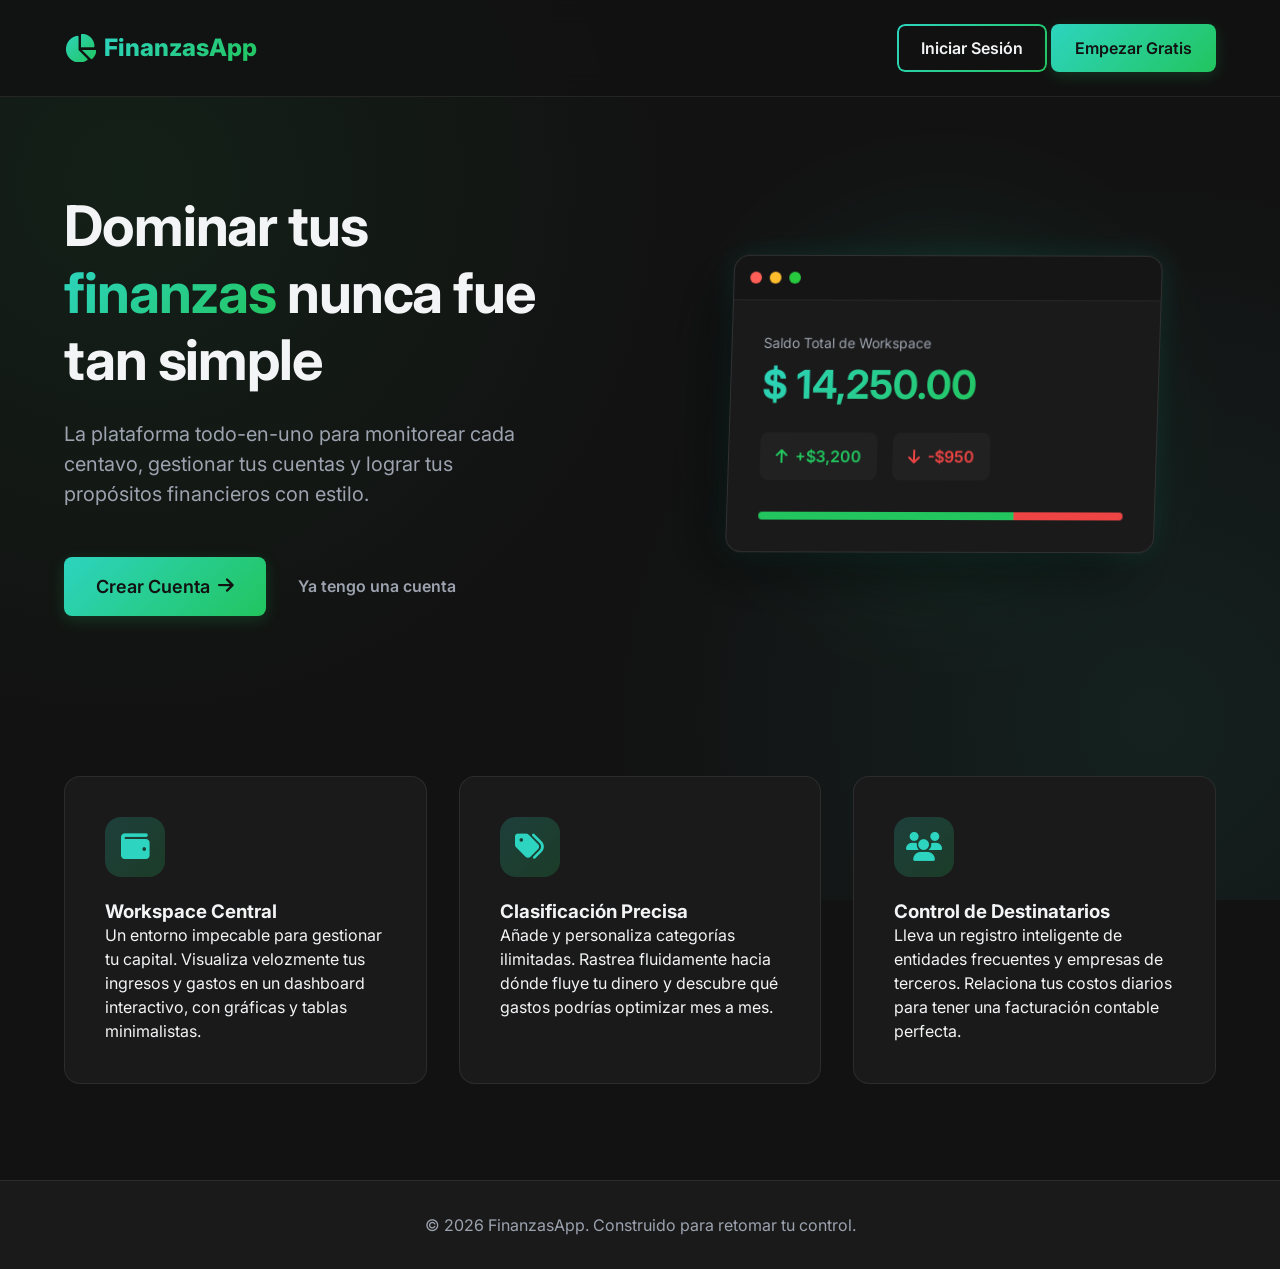
<file: index.html>
<!DOCTYPE html>
<html lang="es">

<head>
  <meta charset="UTF-8">
  <meta name="viewport" content="width=device-width, initial-scale=1.0">
  <title>FinanzasApp - Toma el Control de tu Dinero</title>
  <link rel="stylesheet" href="css/style.css">
  <link rel="stylesheet" href="https://cdnjs.cloudflare.com/ajax/libs/font-awesome/6.4.0/css/all.min.css">
</head>

<body class="landing-body">
  <!-- Navbar -->
  <header class="landing-header">
    <div class="logo-container">
      <i class="fas fa-chart-pie logo-icon"></i>
      <h1 class="landing-logo">FinanzasApp</h1>
    </div>
    <div class="auth-buttons">
      <a href="login.html" class="btn btn-outline">Iniciar Sesión</a>
      <a href="registro.html" class="btn btn-solid">Empezar Gratis</a>
    </div>
  </header>

  <main class="landing-main">
    <section class="hero-section">
      <div class="hero-content">
        <h2 class="hero-title">Dominar tus <br><span class="gradient-text">finanzas</span> nunca fue tan simple</h2>
        <p class="hero-subtitle">La plataforma todo-en-uno para monitorear cada centavo, gestionar tus cuentas y lograr
          tus propósitos financieros con estilo.</p>
        <div class="hero-actions">
          <a href="registro.html" class="btn btn-solid" style="padding: 1rem 2rem; font-size: 1.125rem;">Crear Cuenta <i
              class="fas fa-arrow-right"></i></a>
          <a href="login.html" class="btn btn-text">Ya tengo una cuenta</a>
        </div>
      </div>

      <div class="hero-visual">
        <!-- Card UI simulada dinámicamente -->
        <div class="glass-card mock-dashboard">
          <div class="mock-header">
            <div class="mock-dot red"></div>
            <div class="mock-dot yellow"></div>
            <div class="mock-dot green"></div>
          </div>
          <div class="mock-body">
            <div class="mock-balance">
              <p>Saldo Total de Workspace</p>
              <h3 class="gradient-text">$ 14,250.00</h3>
            </div>
            <div class="mock-stats">
              <div class="mock-stat income">
                <i class="fas fa-arrow-up"></i> +$3,200
              </div>
              <div class="mock-stat expense">
                <i class="fas fa-arrow-down"></i> -$950
              </div>
            </div>
            <div
              style="margin-top: 2rem; height: 8px; border-radius: 4px; background: var(--glass-border); overflow: hidden; display: flex;">
              <div style="width: 70%; background: var(--success-color);"></div>
              <div style="width: 30%; background: var(--danger-color);"></div>
            </div>
          </div>
        </div>
        <div class="glow-orb"></div>
      </div>
    </section>

    <section class="features-section">
      <div class="feature-card">
        <div class="feature-icon-wrapper">
          <i class="fas fa-wallet"></i>
        </div>
        <h3>Workspace Central</h3>
        <p>Un entorno impecable para gestionar tu capital. Visualiza velozmente tus ingresos y gastos en un dashboard
          interactivo, con gráficas y tablas minimalistas.</p>
      </div>

      <div class="feature-card">
        <div class="feature-icon-wrapper">
          <i class="fas fa-tags"></i>
        </div>
        <h3>Clasificación Precisa</h3>
        <p>Añade y personaliza categorías ilimitadas. Rastrea fluidamente hacia dónde fluye tu dinero y descubre qué
          gastos podrías optimizar mes a mes.</p>
      </div>

      <div class="feature-card">
        <div class="feature-icon-wrapper">
          <i class="fas fa-users"></i>
        </div>
        <h3>Control de Destinatarios</h3>
        <p>Lleva un registro inteligente de entidades frecuentes y empresas de terceros. Relaciona tus costos diarios
          para tener una facturación contable perfecta.</p>
      </div>
    </section>
  </main>

  <footer class="landing-footer">
    <p>&copy; 2026 FinanzasApp. Construido para retomar tu control.</p>
  </footer>

</body>

</html>
</file>
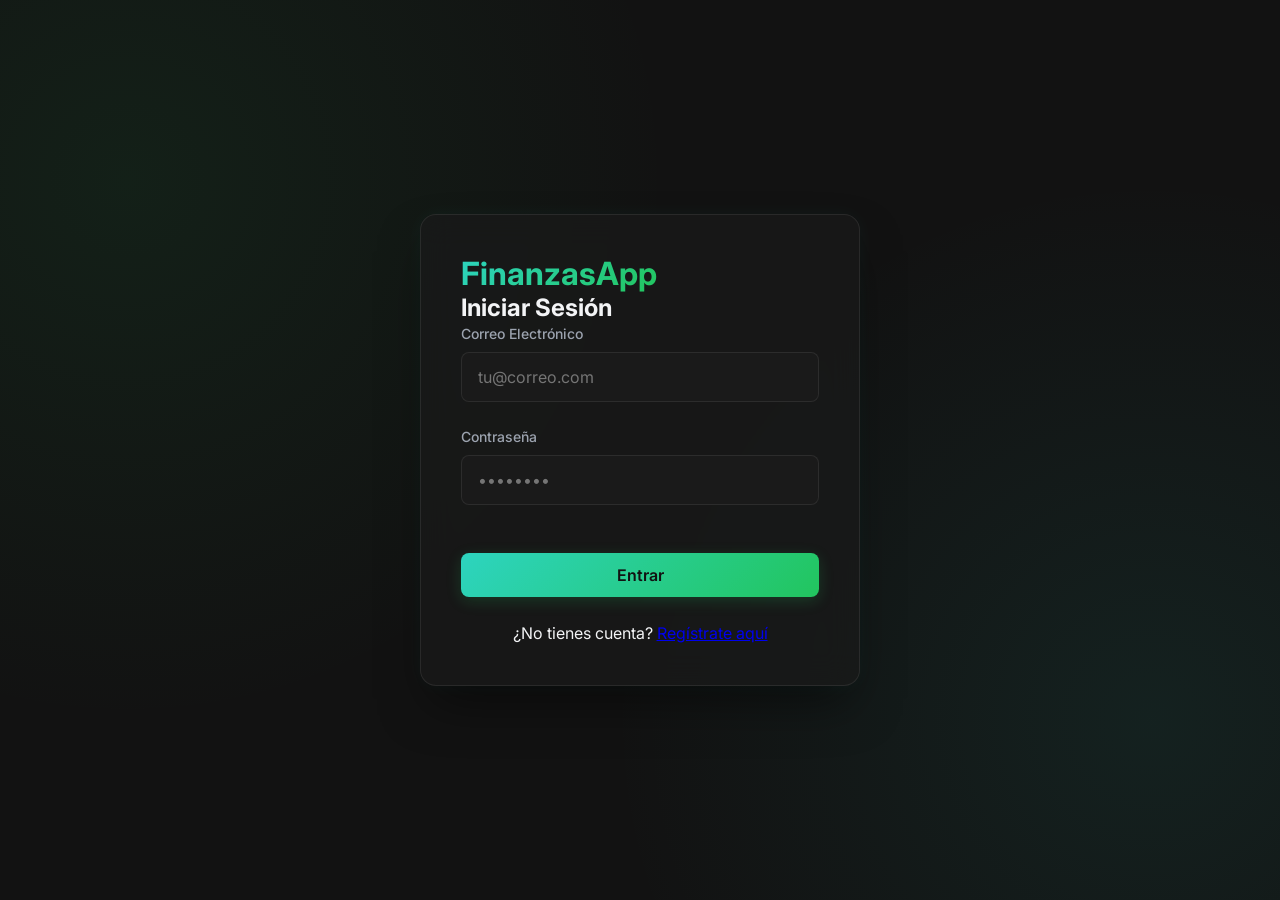
<file: beneficiarios.html>
<!DOCTYPE html>
<html lang="es">
<head>
  <meta charset="UTF-8">
  <meta name="viewport" content="width=device-width, initial-scale=1.0">
  <title>Beneficiarios - Finanzas Personales</title>
  <link rel="stylesheet" href="css/style.css">
  <link rel="stylesheet" href="https://cdnjs.cloudflare.com/ajax/libs/font-awesome/6.4.0/css/all.min.css">
</head>
<body>
  <div class="app-container">
    <!-- Sidebar -->
    <aside class="sidebar" id="sidebar">
      <div class="sidebar-logo">FinanzasApp</div>
      <ul class="nav-links">
        <li><a href="dashboard.html"><i class="fas fa-home"></i> Resumen</a></li>
        <li><a href="transacciones.html"><i class="fas fa-chart-line"></i> Transacciones</a></li>
        <li><a href="categorias.html"><i class="fas fa-tags"></i> Categorías</a></li>
        <li><a href="beneficiarios.html" class="active"><i class="fas fa-users"></i> Beneficiarios</a></li>
        <li><a href="cuentas.html"><i class="fas fa-university"></i> Fuentes de Pago</a></li>
        <li><a href="tarjetas.html"><i class="fas fa-credit-card"></i> Tarjetas</a></li>
      </ul>
      <button class="btn-icon" id="logout-btn" title="Cerrar Sesión" style="width: 100%; border-radius: 8px; margin-top: auto; display: flex; gap: 0.5rem; justify-content: flex-start; padding: 0.75rem 1rem;">
        <i class="fas fa-sign-out-alt"></i> Cerrar Sesión
      </button>
    </aside>

    <!-- Main Content -->
    <main class="main-content">
      <header class="header">
        <div style="display: flex; align-items: center; gap: 1rem;">
          <button class="menu-toggle" id="menu-toggle">
            <i class="fas fa-bars"></i>
          </button>
          <h2>Beneficiarios</h2>
        </div>
        <div class="user-info">
          <span id="user-name-display">Hola, Usuario</span>
          <div class="avatar">U</div>
        </div>
      </header>

      <section class="card">
        <div class="action-header">
          <h3 style="margin:0;">Mis Beneficiarios</h3>
          <button class="btn-small" id="btn-nuevo-beneficiario" style="margin:0;"><i class="fas fa-plus"></i> Nuevo Beneficiario</button>
        </div>
        
        <div class="table-responsive">
          <table>
            <thead>
              <tr>
                <th>Nombre</th>
                <th>Descripción</th>
                <th>Acciones</th>
              </tr>
            </thead>
            <tbody id="beneficiarios-list">
              <!-- Datos generados dinámicamente -->
            </tbody>
          </table>
        </div>
      </section>
    </main>
  </div>

  <!-- Modal Nuevo Beneficiario -->
  <div class="modal" id="modal-beneficiario">
    <div class="modal-content">
      <div class="modal-header">
        <h2 style="margin:0;">Nuevo Beneficiario</h2>
        <button class="close-btn" id="close-modal-ben">&times;</button>
      </div>
      <form id="form-beneficiario">
        <div class="form-group">
          <label for="ben-nombre">Nombre de Persona / Entidad</label>
          <input type="text" id="ben-nombre" required placeholder="Ej. Juan Pérez / Supermercado X">
        </div>
        <div class="form-group">
          <label for="ben-desc">Descripción (Opcional)</label>
          <input type="text" id="ben-desc" placeholder="Ej. Propietario del piso">
        </div>
        <button type="submit" style="margin-top: 1rem;">Guardar Beneficiario</button>
      </form>
    </div>
  </div>

  <script type="module" src="js/beneficiarios.js"></script>
</body>
</html>
</file>
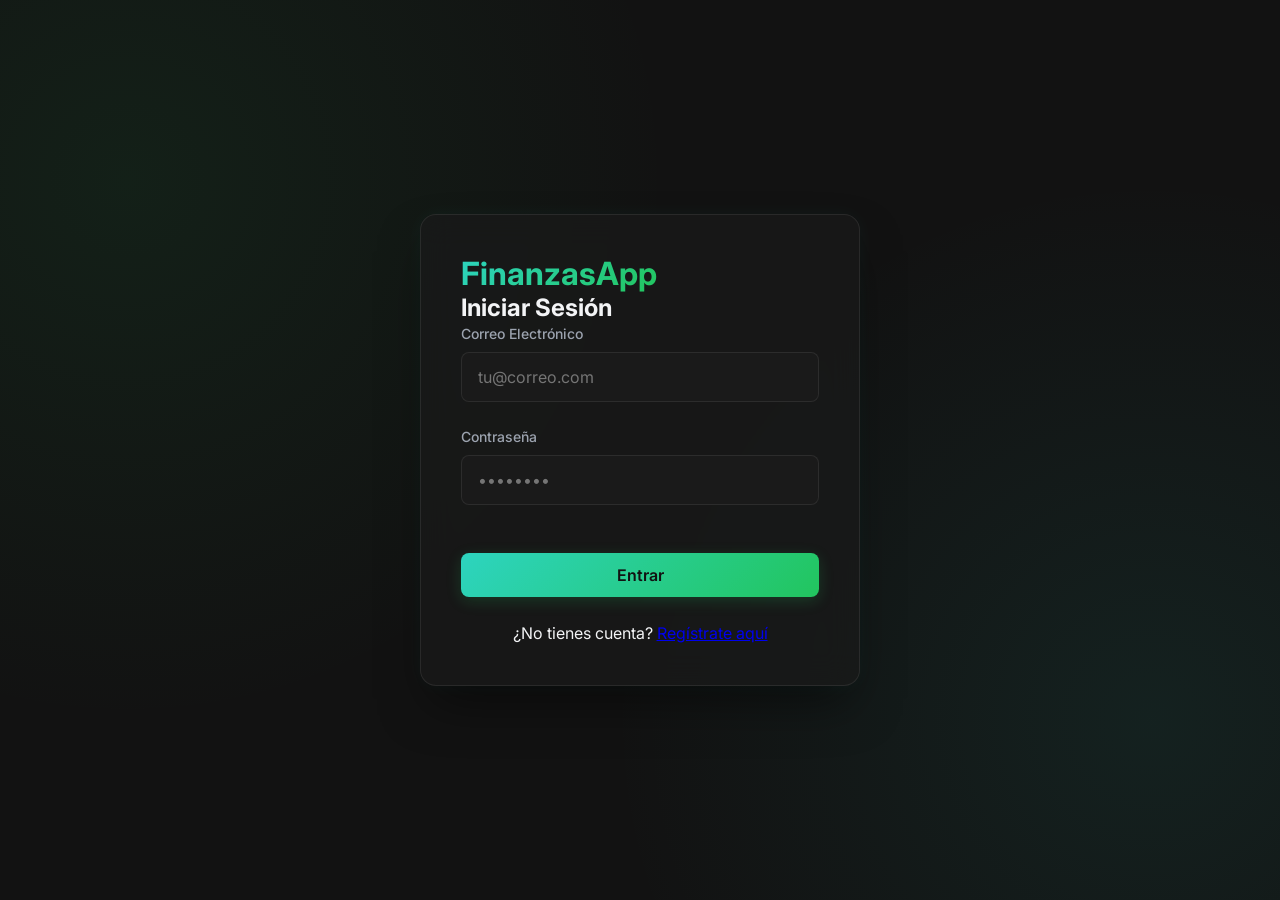
<file: categorias.html>
<!DOCTYPE html>
<html lang="es">
<head>
  <meta charset="UTF-8">
  <meta name="viewport" content="width=device-width, initial-scale=1.0">
  <title>Categorías - Finanzas Personales</title>
  <link rel="stylesheet" href="css/style.css">
  <link rel="stylesheet" href="https://cdnjs.cloudflare.com/ajax/libs/font-awesome/6.4.0/css/all.min.css">
</head>
<body>
  <div class="app-container">
    <!-- Sidebar -->
    <aside class="sidebar" id="sidebar">
      <div class="sidebar-logo">FinanzasApp</div>
      <ul class="nav-links">
        <li><a href="dashboard.html"><i class="fas fa-home"></i> Resumen</a></li>
        <li><a href="transacciones.html"><i class="fas fa-exchange-alt"></i> Transacciones</a></li>
        <li><a href="categorias.html" class="active"><i class="fas fa-tags"></i> Categorías</a></li>
        <li><a href="beneficiarios.html"><i class="fas fa-users"></i> Beneficiarios</a></li>
        <li><a href="cuentas.html"><i class="fas fa-university"></i> Fuentes de Pago</a></li>
        <li><a href="tarjetas.html"><i class="fas fa-credit-card"></i> Tarjetas</a></li>
      </ul>
      <button class="btn-icon" id="logout-btn" title="Cerrar Sesión" style="width: 100%; border-radius: 8px; margin-top: auto; display: flex; gap: 0.5rem; justify-content: flex-start; padding: 0.75rem 1rem;">
        <i class="fas fa-sign-out-alt"></i> Cerrar Sesión
      </button>
    </aside>

    <!-- Main Content -->
    <main class="main-content">
      <header class="header">
        <div style="display: flex; align-items: center; gap: 1rem;">
          <button class="menu-toggle" id="menu-toggle">
            <i class="fas fa-bars"></i>
          </button>
          <h2>Categorías</h2>
        </div>
        <div class="user-info">
          <span id="user-name-display">Hola, Usuario</span>
          <div class="avatar">U</div>
        </div>
      </header>

      <section class="card">
        <div class="action-header">
          <h3 style="margin:0;">Mis Categorías</h3>
          <button class="btn-small" id="btn-nueva-categoria" style="margin:0;"><i class="fas fa-plus"></i> Nueva Categoría</button>
        </div>
        
        <div class="grid" id="categorias-grid" style="grid-template-columns: repeat(auto-fill, minmax(280px, 1fr));">
          <!-- Categorías generadas dinámicamente -->
        </div>
      </section>
    </main>
  </div>

  <!-- Modal Nueva Categoría -->
  <div class="modal" id="modal-categoria">
    <div class="modal-content">
      <div class="modal-header">
        <h2 style="margin:0;">Nueva Categoría</h2>
        <button class="close-btn" id="close-modal">&times;</button>
      </div>
      <form id="form-categoria">
        <div class="form-group">
          <label for="cat-nombre">Nombre de la Categoría</label>
          <input type="text" id="cat-nombre" required placeholder="Ej. Transporte">
        </div>
        <div class="form-group">
          <label for="cat-tipo">Tipo</label>
          <select id="cat-tipo" required>
            <option value="ingreso">Ingreso</option>
            <option value="gasto">Gasto</option>
          </select>
        </div>
        <button type="submit" style="margin-top: 1rem;">Guardar Categoría</button>
      </form>
    </div>
  </div>

  <script type="module" src="js/categorias.js"></script>
</body>
</html>
</file>
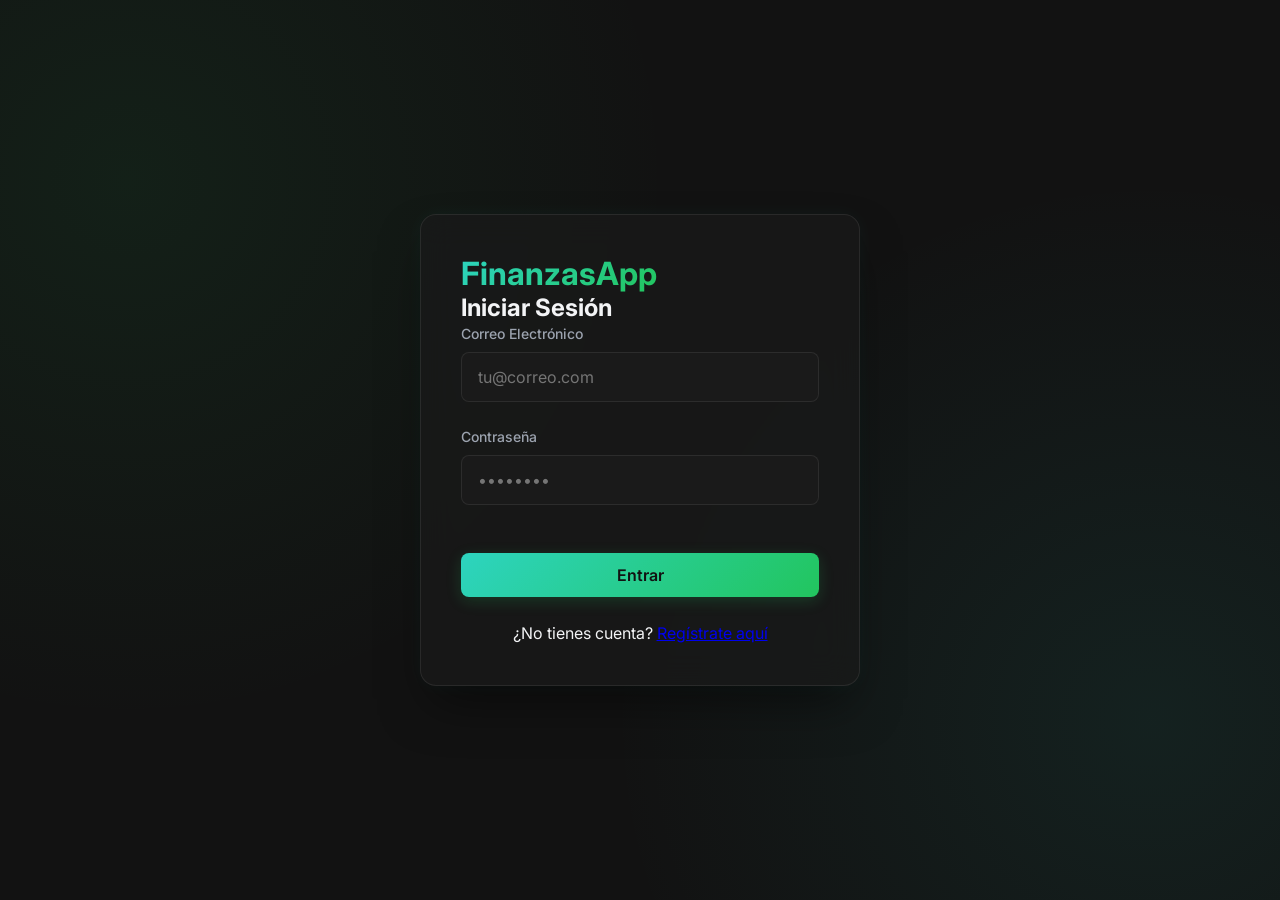
<file: cuentas.html>
<!DOCTYPE html>
<html lang="es">
<head>
  <meta charset="UTF-8">
  <meta name="viewport" content="width=device-width, initial-scale=1.0">
  <title>Cuentas y Tarjetas - Finanzas Personales</title>
  <link rel="stylesheet" href="css/style.css">
  <link rel="stylesheet" href="https://cdnjs.cloudflare.com/ajax/libs/font-awesome/6.4.0/css/all.min.css">
</head>
<body>
  <div class="app-container">
    <aside class="sidebar" id="sidebar">
      <div class="sidebar-logo">FinanzasApp</div>
      <ul class="nav-links">
        <li><a href="dashboard.html"><i class="fas fa-home"></i> Resumen</a></li>
        <li><a href="transacciones.html"><i class="fas fa-chart-line"></i> Transacciones</a></li>
        <li><a href="categorias.html"><i class="fas fa-tags"></i> Categorías</a></li>
        <li><a href="beneficiarios.html"><i class="fas fa-users"></i> Beneficiarios</a></li>
        <li><a href="cuentas.html" class="active"><i class="fas fa-university"></i> Fuentes de Pago</a></li>
        <li><a href="tarjetas.html"><i class="fas fa-credit-card"></i> Tarjetas</a></li>
      </ul>
      <button class="btn-icon" id="logout-btn" title="Cerrar Sesión" style="width: 100%; border-radius: 8px; margin-top: auto; display: flex; gap: 0.5rem; justify-content: flex-start; padding: 0.75rem 1rem;">
        <i class="fas fa-sign-out-alt"></i> Cerrar Sesión
      </button>
    </aside>

    <main class="main-content">
      <header class="header">
        <div style="display: flex; align-items: center; gap: 1rem;">
          <button class="menu-toggle" id="menu-toggle"><i class="fas fa-bars"></i></button>
          <h2>Fuentes de Pago</h2>
        </div>
        <div class="user-info">
          <span id="user-name-display">Hola, Usuario</span>
          <div class="avatar">U</div>
        </div>
      </header>

      <section class="card">
        <div class="action-header">
          <h3 style="margin:0;">Cuentas y Efectivo</h3>
          <button class="btn-small" id="btn-nueva-cuenta" style="margin:0;"><i class="fas fa-plus"></i> Nueva Cuenta</button>
        </div>
        <p style="color: var(--text-secondary); margin-bottom: 2rem;">Gestiona tus cuentas bancarias, billeteras o efectivo disponible.</p>
        
        <div class="table-responsive">
          <table>
            <thead>
              <tr>
                <th>Nombre</th>
                <th>Tipo</th>
                <th>Moneda</th>
                <th>Saldo Inicial</th>
                <th>Acciones</th>
              </tr>
            </thead>
            <tbody id="cuentas-list">
              <!-- Cargado dinámicamente -->
            </tbody>
          </table>
        </div>
      </section>
    </main>
  </div>

  <!-- Modal Nueva Cuenta -->
  <div class="modal" id="modal-cuenta">
    <div class="modal-content">
      <div class="modal-header">
        <h2 style="margin:0;">Nueva Fuente de Pago</h2>
        <button class="close-btn" id="close-modal">&times;</button>
      </div>
      <form id="form-cuenta">
        <div class="form-group">
          <label for="acc-nombre">Nombre de la Cuenta</label>
          <input type="text" id="acc-nombre" required placeholder="Ej. Ahorros Bancolombia / Efectivo">
        </div>
        <div class="form-row">
          <div class="form-group">
            <label for="acc-tipo">Tipo de Cuenta</label>
            <select id="acc-tipo" required>
              <option value="AHORROS">Ahorros</option>
              <option value="CORRIENTE">Corriente</option>
              <option value="EFECTIVO">Efectivo / Billetera</option>
              <option value="INVERSION">Inversión</option>
            </select>
          </div>
          <div class="form-group">
            <label for="acc-moneda">Moneda</label>
            <select id="acc-moneda" required>
              <option value="COP">COP (Peso Colombiano)</option>
              <option value="USD">USD (Dólar)</option>
              <option value="EUR">EUR (Euro)</option>
            </select>
          </div>
        </div>
        <div class="form-group">
          <label for="acc-saldo">Saldo Inicial</label>
          <input type="number" step="0.01" id="acc-saldo" value="0" required>
        </div>
        <button type="submit">Crear Cuenta</button>
      </form>
    </div>
  </div>

  <script type="module" src="js/cuentas.js"></script>
</body>
</html>
</file>
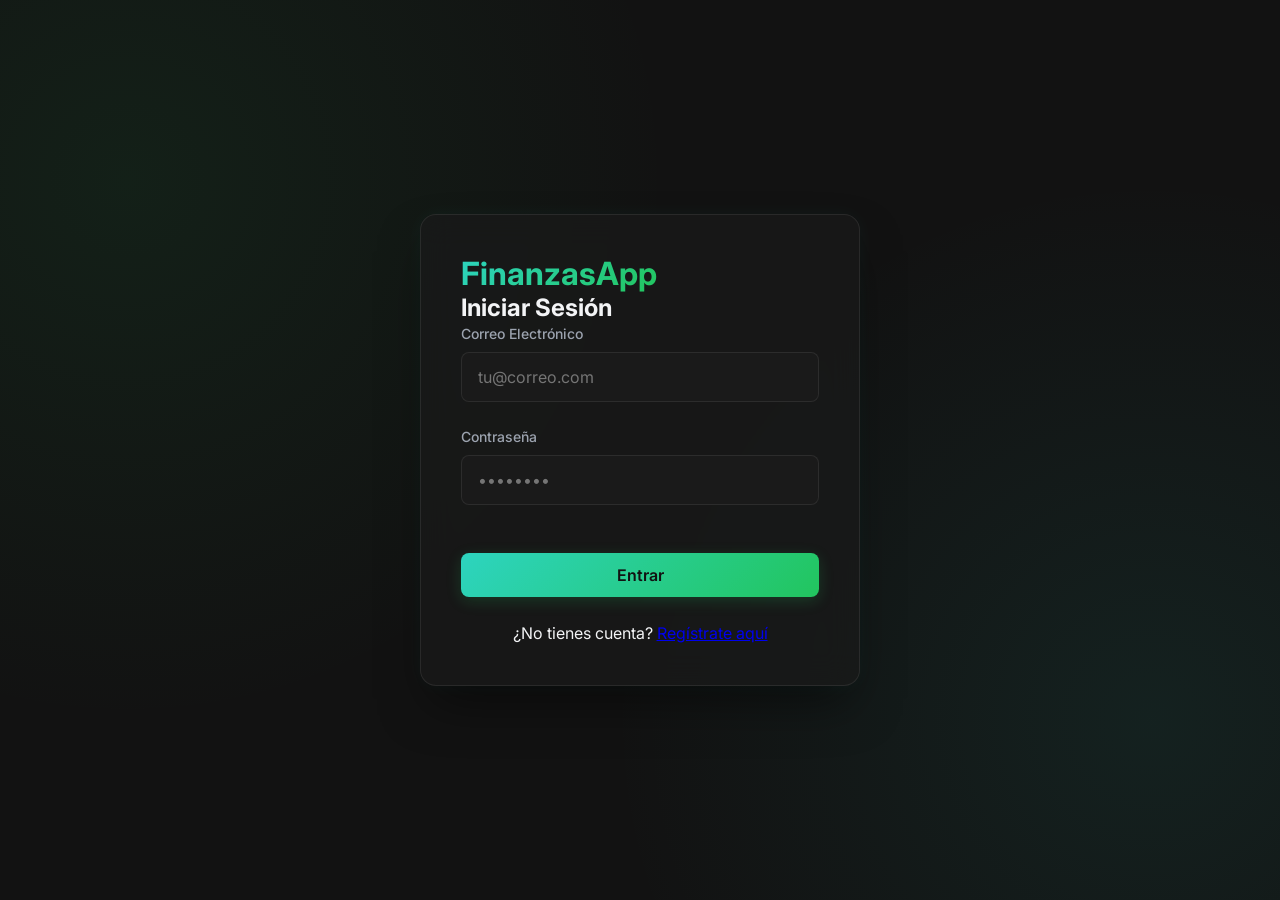
<file: dashboard.html>
<!DOCTYPE html>
<html lang="es">
<head>
  <meta charset="UTF-8">
  <meta name="viewport" content="width=device-width, initial-scale=1.0">
  <title>Dashboard - Finanzas Personales</title>
  <link rel="stylesheet" href="css/style.css">
  <link rel="stylesheet" href="https://cdnjs.cloudflare.com/ajax/libs/font-awesome/6.4.0/css/all.min.css">
</head>
<body>
  <div class="app-container">
    <!-- Sidebar -->
    <aside class="sidebar" id="sidebar">
      <div class="sidebar-logo">FinanzasApp</div>
      <ul class="nav-links">
        <li><a href="dashboard.html" class="active"><i class="fas fa-home"></i> Resumen</a></li>
        <li><a href="transacciones.html"><i class="fas fa-chart-line"></i> Transacciones</a></li>
        <li><a href="categorias.html"><i class="fas fa-tags"></i> Categorías</a></li>
        <li><a href="beneficiarios.html"><i class="fas fa-users"></i> Beneficiarios</a></li>
        <li><a href="cuentas.html"><i class="fas fa-university"></i> Fuentes de Pago</a></li>
        <li><a href="tarjetas.html"><i class="fas fa-credit-card"></i> Tarjetas</a></li>
      </ul>
      <button class="btn-icon" id="logout-btn" title="Cerrar Sesión" style="width: 100%; border-radius: 8px; margin-top: auto; display: flex; gap: 0.5rem; justify-content: flex-start; padding: 0.75rem 1rem;">
        <i class="fas fa-sign-out-alt"></i> Cerrar Sesión
      </button>
    </aside>

    <!-- Main Content -->
    <main class="main-content">
      <header class="header">
        <div style="display: flex; align-items: center; gap: 1rem;">
          <button class="menu-toggle" id="menu-toggle">
            <i class="fas fa-bars"></i>
          </button>
          <h2>Mi Workspace</h2>
        </div>
        <div class="user-info">
          <span id="user-name-display">Hola, Usuario</span>
          <div class="avatar">U</div>
        </div>
      </header>

      <!-- Stats Grid -->
      <section class="grid mb-4">
        <div class="card stat-card">
          <div class="stat-icon balance">
            <i class="fas fa-wallet"></i>
          </div>
          <div class="stat-info">
            <h3>Saldo Total</h3>
            <p id="saldo-total">$0.00</p>
          </div>
        </div>
        
        <div class="card stat-card">
          <div class="stat-icon income">
            <i class="fas fa-arrow-up"></i>
          </div>
          <div class="stat-info">
            <h3>Ingresos del Mes</h3>
            <p id="ingresos-total">$0.00</p>
          </div>
        </div>

        <div class="card stat-card">
          <div class="stat-icon expense">
            <i class="fas fa-arrow-down"></i>
          </div>
          <div class="stat-info">
            <h3>Gastos del Mes</h3>
            <p id="gastos-total">$0.00</p>
          </div>
        </div>
      </section>

      <!-- Contenedor de Transacciones (Full Width encima) -->
      <section class="card" style="margin-top: 2rem;">
        <div class="action-header">
          <h2 style="margin: 0; font-size: 1.25rem;">Transacciones Recientes</h2>
          <a href="transacciones.html" class="btn-small"><button style="margin: 0; padding: 0.5rem 1rem;">Ver Todas</button></a>
        </div>
        <div class="table-responsive">
          <table>
            <thead>
              <tr>
                <th>Fecha</th>
                <th>Descripción</th>
                <th>Categoría</th>
                <th>Monto</th>
                <th>Tipo</th>
              </tr>
            </thead>
            <tbody id="recent-transactions-list">
              <!-- Datos cargados por JS -->
            </tbody>
          </table>
        </div>
      </section>

      <!-- Distribución Visual (Abajo) -->
      <section class="card" style="margin-top: 1.5rem; display: flex; flex-direction: column; min-height: 320px;">
         <h2 style="margin: 0 0 1.5rem 0; font-size: 1.25rem;">Distribución (Smart Mock)</h2>
         <p style="color: var(--text-secondary); font-size: 0.875rem; text-align: center; margin-bottom: 2rem;">
           Representación inteligente de tus fondos activos
         </p>

         <div style="flex-grow: 1; display: flex; justify-content: center; align-items: center; position: relative;">
            <div style="width: 180px; height: 180px; border-radius: 50%; background: conic-gradient(var(--danger-color) 0% 25%, var(--primary-color) 25% 65%, var(--success-color) 65% 100%); display:flex; justify-content:center; align-items:center; box-shadow: 0 10px 40px rgba(0,0,0,0.4);">
               <div style="width: 130px; height: 130px; background: var(--bg-elevated); border-radius: 50%; display: flex; align-items: center; justify-content: center; flex-direction: column;">
                  <i class="fas fa-chart-pie" style="font-size: 1.5rem; color: var(--text-secondary); margin-bottom: 0.5rem;"></i>
                  <span style="font-weight: 700; font-size: 1.25rem;" id="chart-center-mock">100%</span>
               </div>
            </div>
         </div>

         <div style="margin-top: 2.5rem; display: flex; justify-content: space-between; font-size: 0.875rem; color: var(--text-secondary); padding: 0 1rem; flex-wrap: wrap; gap: 1rem;">
            <div style="display:flex; align-items:center; gap:0.5rem;">
              <span style="width:12px;height:12px;border-radius:50%;background:var(--success-color); box-shadow: 0 0 8px var(--success-color);"></span> Ahorro
            </div>
            <div style="display:flex; align-items:center; gap:0.5rem;">
              <span style="width:12px;height:12px;border-radius:50%;background:var(--primary-color); box-shadow: 0 0 8px var(--primary-color);"></span> Gastos Fijos
            </div>
            <div style="display:flex; align-items:center; gap:0.5rem;">
              <span style="width:12px;height:12px;border-radius:50%;background:var(--danger-color); box-shadow: 0 0 8px var(--danger-color);"></span> Ocio
            </div>
         </div>
      </section>
    </main>
  </div>

  <script type="module" src="js/dashboard.js"></script>
</body>
</html>
</file>
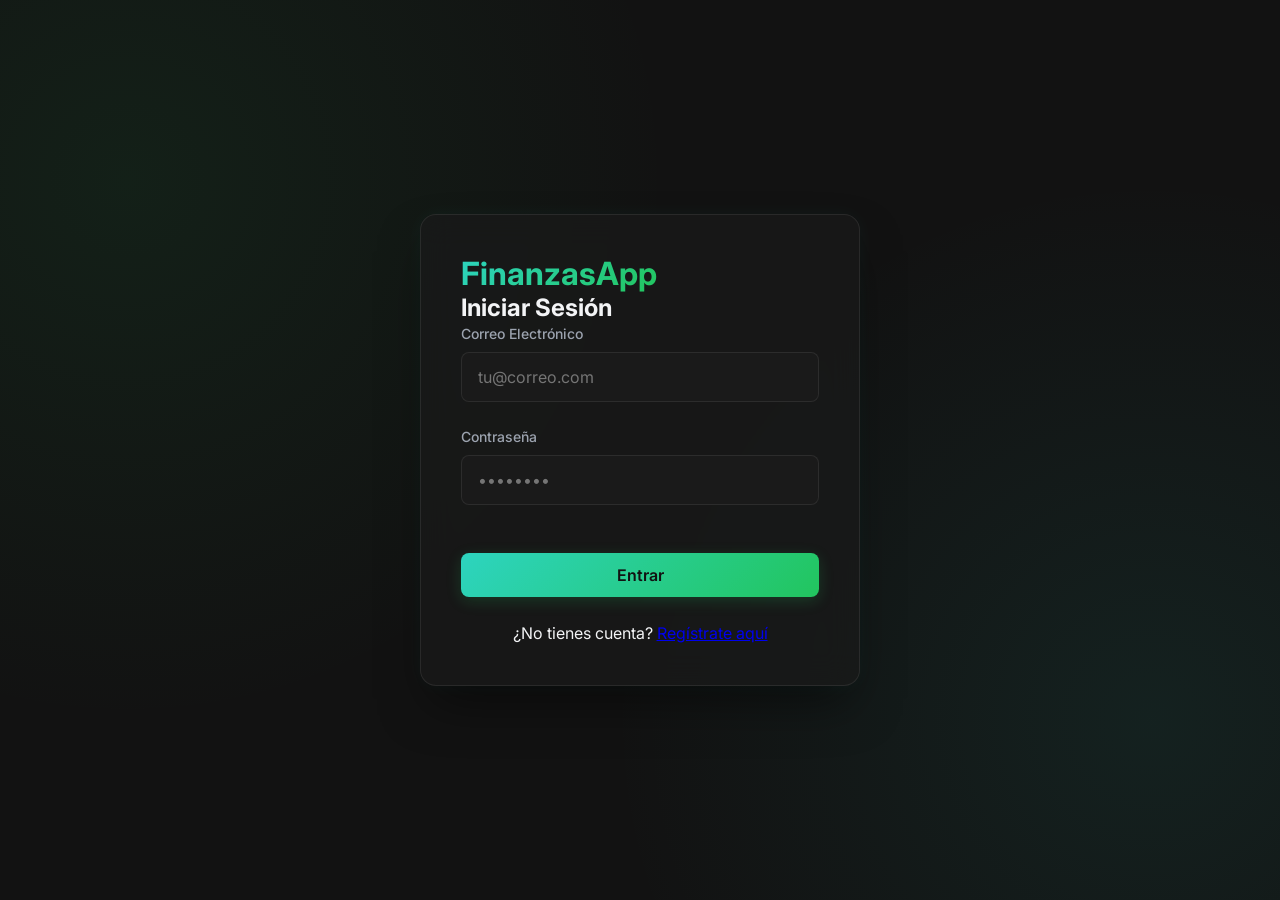
<file: login.html>
<!DOCTYPE html>
<html lang="es">
<head>
  <meta charset="UTF-8">
  <meta name="viewport" content="width=device-width, initial-scale=1.0">
  <title>Finanzas Personales - Login</title>
  <link rel="stylesheet" href="css/style.css">
  <link rel="stylesheet" href="https://cdnjs.cloudflare.com/ajax/libs/font-awesome/6.4.0/css/all.min.css">
</head>
<body>
  <div class="auth-container">
    <div class="glass-card">
      <h1 class="gradient-text">FinanzasApp</h1>
      <h2>Iniciar Sesión</h2>
      
      <form id="login-form">
        <div class="form-group">
          <label for="email">Correo Electrónico</label>
          <input type="email" id="email" name="email" placeholder="tu@correo.com" required>
        </div>
        
        <div class="form-group">
          <label for="password">Contraseña</label>
          <input type="password" id="password" name="password" placeholder="••••••••" required>
        </div>
        
        <button type="submit">Entrar</button>
      </form>
      
      <p class="text-center">
        ¿No tienes cuenta? <a href="registro.html">Regístrate aquí</a>
      </p>
    </div>
  </div>

  <script type="module" src="js/login.js"></script>
</body>
</html>
</file>
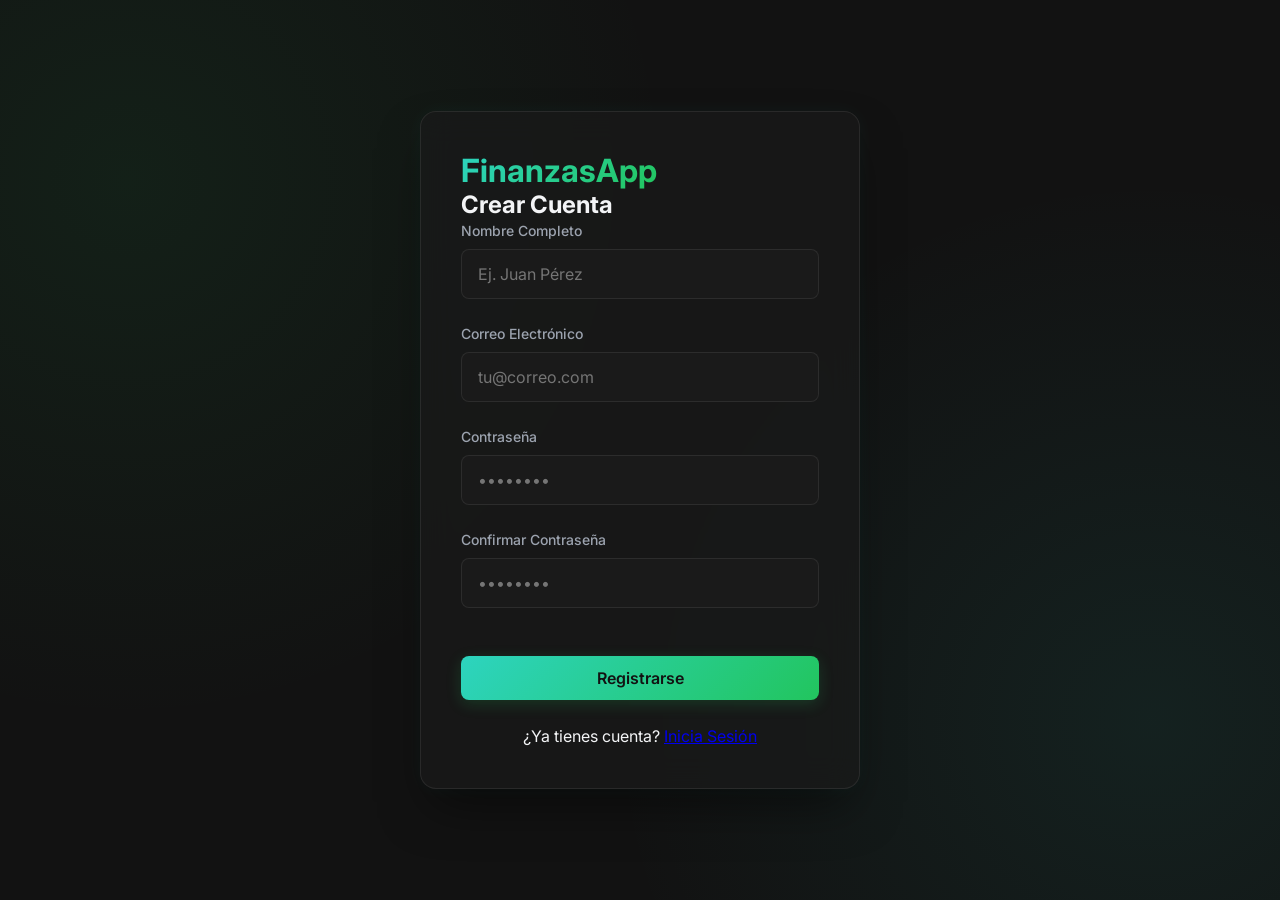
<file: registro.html>
<!DOCTYPE html>
<html lang="es">
<head>
  <meta charset="UTF-8">
  <meta name="viewport" content="width=device-width, initial-scale=1.0">
  <title>Finanzas Personales - Registro</title>
  <link rel="stylesheet" href="css/style.css">
  <link rel="stylesheet" href="https://cdnjs.cloudflare.com/ajax/libs/font-awesome/6.4.0/css/all.min.css">
</head>
<body>
  <div class="auth-container">
    <div class="glass-card">
      <h1 class="gradient-text">FinanzasApp</h1>
      <h2>Crear Cuenta</h2>
      
      <form id="registro-form">
        <div class="form-group">
          <label for="name">Nombre Completo</label>
          <input type="text" id="name" name="name" placeholder="Ej. Juan Pérez" required>
        </div>

        <div class="form-group">
          <label for="email">Correo Electrónico</label>
          <input type="email" id="email" name="email" placeholder="tu@correo.com" required>
        </div>
        
        <div class="form-group">
          <label for="password">Contraseña</label>
          <input type="password" id="password" name="password" placeholder="••••••••" required>
        </div>

        <div class="form-group">
          <label for="password_confirm">Confirmar Contraseña</label>
          <input type="password" id="password_confirm" name="password_confirm" placeholder="••••••••" required>
        </div>
        
        <button type="submit">Registrarse</button>
      </form>
      
      <p class="text-center">
        ¿Ya tienes cuenta? <a href="login.html">Inicia Sesión</a>
      </p>
    </div>
  </div>

  <script type="module" src="js/registro.js"></script>
</body>
</html>
</file>
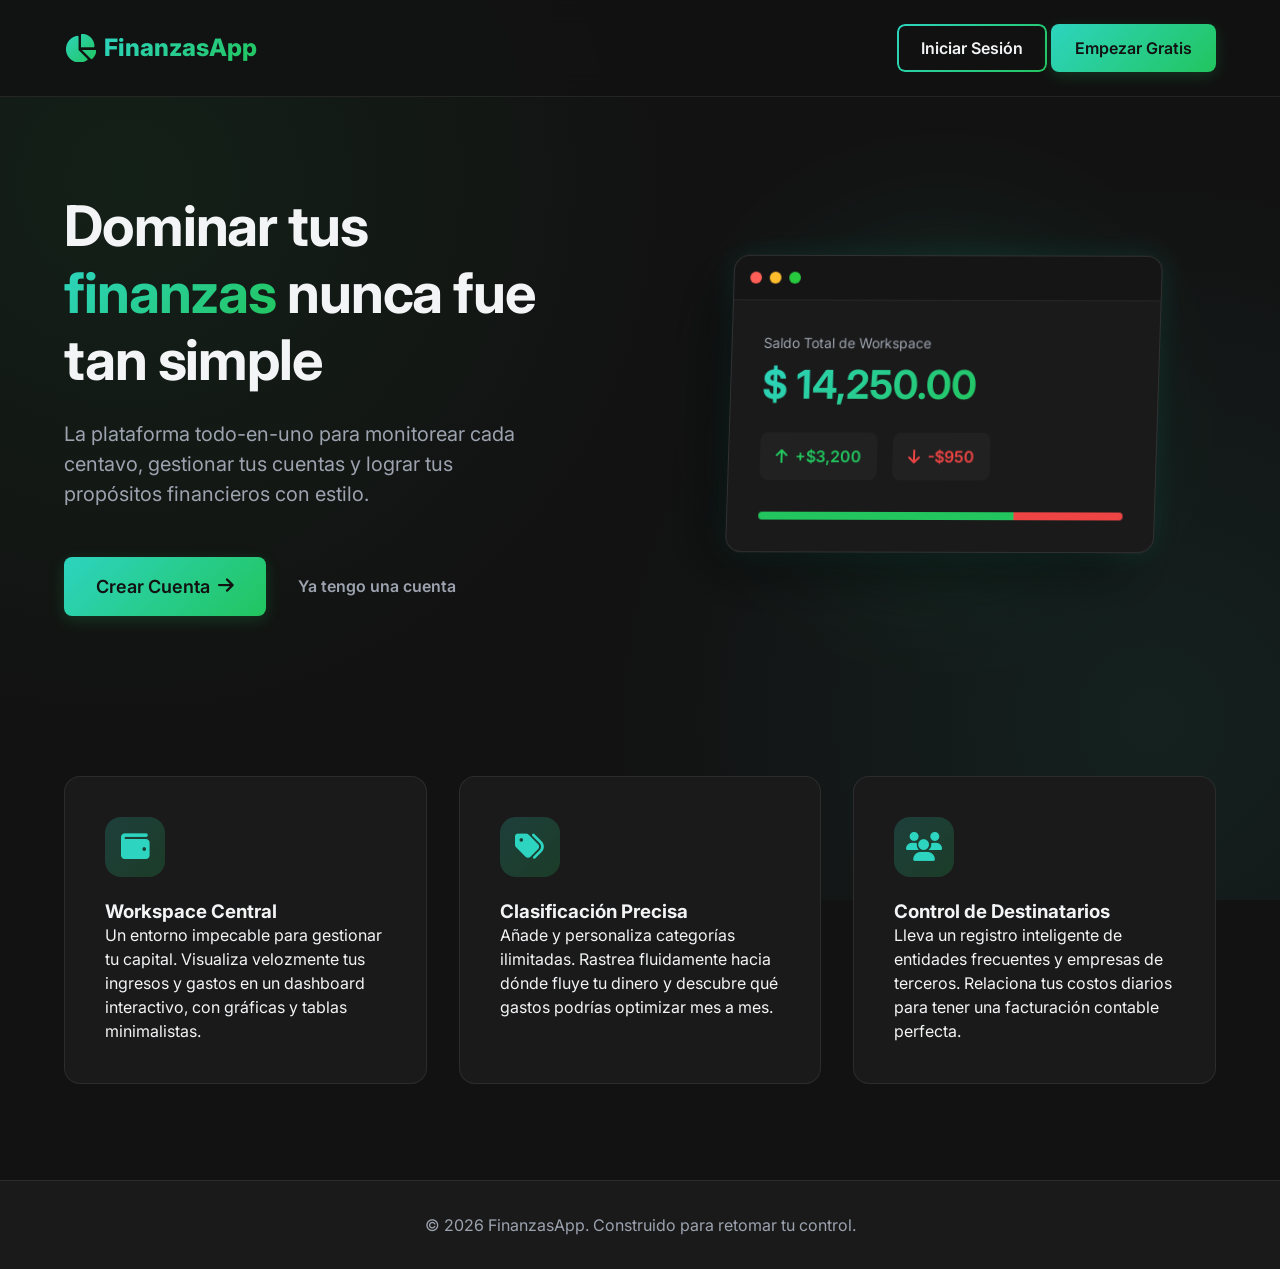
<file: tarjetas.html>
<!DOCTYPE html>
<html lang="es">
<head>
  <meta charset="UTF-8">
  <meta name="viewport" content="width=device-width, initial-scale=1.0">
  <title>Tarjetas de Crédito - FinanzasApp</title>
  <link rel="stylesheet" href="css/style.css">
  <link rel="stylesheet" href="https://cdnjs.cloudflare.com/ajax/libs/font-awesome/6.4.0/css/all.min.css">
</head>
<body>
  <div class="app-container">
    <!-- Sidebar -->
    <aside class="sidebar" id="sidebar">
      <div class="sidebar-logo">FinanzasApp</div>
      <ul class="nav-links">
        <li><a href="dashboard.html"><i class="fas fa-home"></i> Resumen</a></li>
        <li><a href="transacciones.html"><i class="fas fa-chart-line"></i> Transacciones</a></li>
        <li><a href="categorias.html"><i class="fas fa-tags"></i> Categorías</a></li>
        <li><a href="beneficiarios.html"><i class="fas fa-users"></i> Beneficiarios</a></li>
        <li><a href="cuentas.html"><i class="fas fa-university"></i> Fuentes de Pago</a></li>
        <li><a href="tarjetas.html" class="active"><i class="fas fa-credit-card"></i> Tarjetas</a></li>
      </ul>
      <button class="btn-icon" id="logout-btn" title="Cerrar Sesión" style="width: 100%; border-radius: 8px; margin-top: auto; display: flex; gap: 0.5rem; justify-content: flex-start; padding: 0.75rem 1rem;">
        <i class="fas fa-sign-out-alt"></i> Cerrar Sesión
      </button>
    </aside>

    <!-- Main Content -->
    <main class="main-content">
      <header class="header">
        <div style="display: flex; align-items: center; gap: 1rem;">
          <button class="menu-toggle" id="menu-toggle"><i class="fas fa-bars"></i></button>
          <h2>Tarjetas de Crédito</h2>
        </div>
        <div class="user-info">
          <span id="user-name-display">Hola, Usuario</span>
          <div class="avatar">U</div>
        </div>
      </header>

      <!-- Stats Row -->
      <div class="grid" id="stats-row" style="margin-bottom: 1.5rem; display: none;">
        <div class="card" style="display: flex; align-items: center; gap: 1rem;">
          <div style="width: 48px; height: 48px; border-radius: 12px; background: var(--gradient-brand); display: flex; align-items: center; justify-content: center;">
            <i class="fas fa-credit-card" style="color: #0f172a;"></i>
          </div>
          <div>
            <div style="font-size: 0.8rem; color: var(--text-secondary);">Total Tarjetas</div>
            <div id="stat-total" style="font-size: 1.5rem; font-weight: 700;">0</div>
          </div>
        </div>
        <div class="card" style="display: flex; align-items: center; gap: 1rem;">
          <div style="width: 48px; height: 48px; border-radius: 12px; background: rgba(34,197,94,0.15); display: flex; align-items: center; justify-content: center;">
            <i class="fas fa-check-circle" style="color: var(--success-color);"></i>
          </div>
          <div>
            <div style="font-size: 0.8rem; color: var(--text-secondary);">Activas</div>
            <div id="stat-active" style="font-size: 1.5rem; font-weight: 700; color: var(--success-color);">0</div>
          </div>
        </div>
        <div class="card" style="display: flex; align-items: center; gap: 1rem;">
          <div style="width: 48px; height: 48px; border-radius: 12px; background: rgba(45,212,191,0.15); display: flex; align-items: center; justify-content: center;">
            <i class="fas fa-wallet" style="color: var(--primary-color);"></i>
          </div>
          <div>
            <div style="font-size: 0.8rem; color: var(--text-secondary);">Cupo Total</div>
            <div id="stat-cupo" style="font-size: 1.5rem; font-weight: 700; color: var(--primary-color);">$0</div>
          </div>
        </div>
      </div>

      <!-- Cards Grid Section -->
      <section class="card">
        <div class="action-header" style="margin-bottom: 1.5rem;">
          <h3 style="margin: 0;">Mis Tarjetas</h3>
          <button id="btn-nueva-tarjeta" class="btn-small" style="margin: 0;">
            <i class="fas fa-plus"></i> Nueva Tarjeta
          </button>
        </div>

        <div class="cards-grid" id="cards-grid">
          <!-- Cargado dinámicamente -->
        </div>
      </section>
    </main>
  </div>

  <!-- Modal -->
  <div class="modal" id="modal-tarjeta">
    <div class="modal-content" style="max-width: 480px;">
      <div class="modal-header">
        <h2 style="margin: 0;"><i class="fas fa-credit-card" style="color: var(--primary-color); margin-right: 0.5rem;"></i>Nueva Tarjeta</h2>
        <button class="close-btn" id="close-modal">&times;</button>
      </div>
      <form id="form-tarjeta">
        <div class="form-group">
          <label for="card-nombre">Nombre de la Tarjeta</label>
          <input type="text" id="card-nombre" placeholder="Ej. Visa Oro, Mastercard Black..." required>
        </div>

        <div style="display: grid; grid-template-columns: 1fr 1fr; gap: 1rem;">
          <div class="form-group" style="margin-bottom: 0;">
            <label for="card-moneda">Moneda</label>
            <select id="card-moneda" required>
              <option value="COP">COP - Peso</option>
              <option value="USD">USD - Dólar</option>
              <option value="EUR">EUR - Euro</option>
            </select>
          </div>
          <div class="form-group" style="margin-bottom: 0;">
            <label for="card-cupo">Cupo Total</label>
            <input type="number" id="card-cupo" placeholder="5000000" min="0" required>
          </div>
        </div>

        <div style="display: grid; grid-template-columns: 1fr 1fr; gap: 1rem; margin-top: 1.5rem;">
          <div class="form-group" style="margin-bottom: 0;">
            <label for="card-dia-corte">Día de Corte</label>
            <input type="number" id="card-dia-corte" min="1" max="31" value="15" required>
          </div>
          <div class="form-group" style="margin-bottom: 0;">
            <label for="card-dia-pago">Día de Pago</label>
            <input type="number" id="card-dia-pago" min="1" max="31" value="30" required>
          </div>
        </div>

        <button type="submit" style="margin-top: 2rem; width: 100%;">
          <i class="fas fa-plus"></i> Guardar Tarjeta
        </button>
      </form>
    </div>
  </div>

  <div id="toast-container"></div>

  <script type="module" src="js/tarjetas.js"></script>
</body>
</html>
</file>
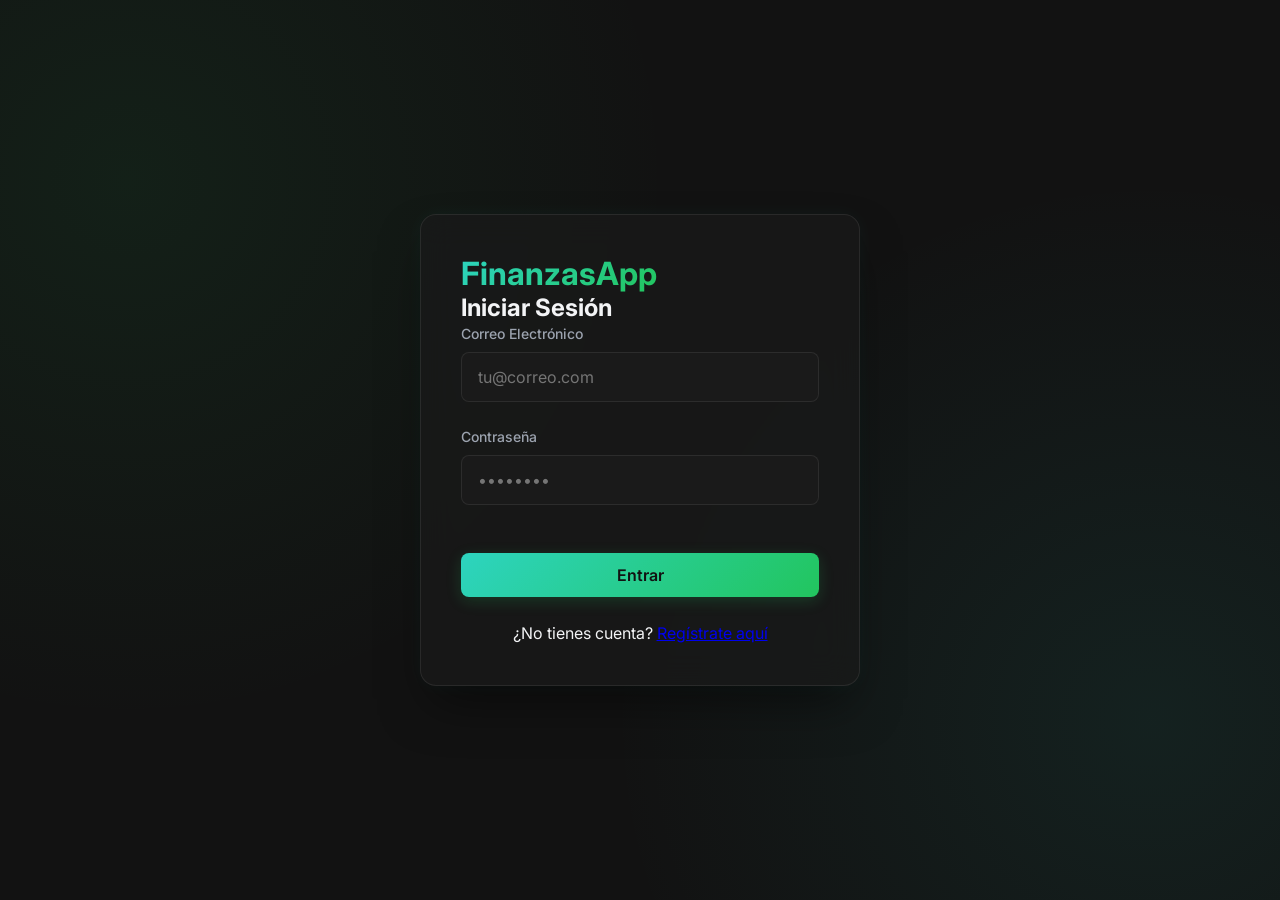
<file: transacciones.html>
<!DOCTYPE html>
<html lang="es">
<head>
  <meta charset="UTF-8">
  <meta name="viewport" content="width=device-width, initial-scale=1.0">
  <title>Transacciones - Finanzas Personales</title>
  <link rel="stylesheet" href="css/style.css">
  <link rel="stylesheet" href="https://cdnjs.cloudflare.com/ajax/libs/font-awesome/6.4.0/css/all.min.css">
</head>
<body>
  <div class="app-container">
    <!-- Sidebar -->
    <aside class="sidebar" id="sidebar">
      <div class="sidebar-logo">FinanzasApp</div>
      <ul class="nav-links">
        <li><a href="dashboard.html"><i class="fas fa-home"></i> Resumen</a></li>
        <li><a href="transacciones.html" class="active"><i class="fas fa-chart-line"></i> Transacciones</a></li>
        <li><a href="categorias.html"><i class="fas fa-tags"></i> Categorías</a></li>
        <li><a href="beneficiarios.html"><i class="fas fa-users"></i> Beneficiarios</a></li>
        <li><a href="cuentas.html"><i class="fas fa-university"></i> Fuentes de Pago</a></li>
        <li><a href="tarjetas.html"><i class="fas fa-credit-card"></i> Tarjetas</a></li>
      </ul>
      <button class="btn-icon" id="logout-btn" title="Cerrar Sesión" style="width: 100%; border-radius: 8px; margin-top: auto; display: flex; gap: 0.5rem; justify-content: flex-start; padding: 0.75rem 1rem;">
        <i class="fas fa-sign-out-alt"></i> Cerrar Sesión
      </button>
    </aside>

    <!-- Main Content -->
    <main class="main-content">
      <header class="header">
        <div style="display: flex; align-items: center; gap: 1rem;">
          <button class="menu-toggle" id="menu-toggle">
            <i class="fas fa-bars"></i>
          </button>
          <h2>Transacciones</h2>
        </div>
        <div class="user-info">
          <span id="user-name-display">Hola, Usuario</span>
          <div class="avatar">U</div>
        </div>
      </header>

      <section class="card">
        <div class="action-header">
          <h3 style="margin:0;">Historial de Transacciones</h3>
          <button class="btn-small" id="btn-nueva-transaccion" style="margin:0;"><i class="fas fa-plus"></i> Nueva Transacción</button>
        </div>
        
        <div style="margin-bottom: 1.5rem; display: flex; gap: 1rem; flex-wrap: wrap;">
          <div class="form-group" style="margin-bottom: 0; min-width: 200px;">
            <select id="filtro-tipo">
              <option value="todos">Todos los Tipos</option>
              <option value="ingreso">Ingresos</option>
              <option value="gasto">Gastos</option>
            </select>
          </div>
          <div class="form-group" style="margin-bottom: 0; min-width: 200px;">
            <select id="filtro-categoria">
              <option value="todas">Todas las Categorías</option>
              <!-- Dinámico -->
            </select>
          </div>
        </div>

        <div class="table-responsive">
          <table>
            <thead>
              <tr>
                <th>Fecha</th>
                <th>Descripción</th>
                <th>Categoría</th>
                <th>Beneficiario</th>
                <th>Monto</th>
                <th>Tipo</th>
                <th>Acciones</th>
              </tr>
            </thead>
            <tbody id="transacciones-list">
              <!-- Datos generados dinámicamente -->
            </tbody>
          </table>
        </div>
      </section>
    </main>
  </div>

  <!-- Modal Nueva Transacción -->
  <div class="modal" id="modal-transaccion">
    <div class="modal-content" style="max-width: 600px;">
      <div class="modal-header">
        <h2 style="margin:0;">Nueva Transacción</h2>
        <button class="close-btn" id="close-modal-trans">&times;</button>
      </div>
      <form id="form-transaccion">
        <div class="form-row">
          <div class="form-group">
            <label for="trans-tipo">Tipo</label>
            <select id="trans-tipo" required>
              <option value="ingreso">Ingreso</option>
              <option value="gasto">Gasto</option>
            </select>
          </div>
          <div class="form-group">
            <label for="trans-fecha">Fecha</label>
            <input type="date" id="trans-fecha" required>
          </div>
        </div>

        <div class="form-row">
          <div class="form-group">
            <label for="trans-monto">Monto</label>
            <input type="number" step="0.01" id="trans-monto" required placeholder="0.00">
          </div>
          <div class="form-group">
            <label for="trans-desc">Descripción</label>
            <input type="text" id="trans-desc" required placeholder="Ej. Pago de Sueldo">
          </div>
        </div>

        <div class="form-row">
          <div class="form-group">
            <label for="trans-categoria">Categoría</label>
            <select id="trans-categoria" required>
              <option value="" disabled selected>Seleccione...</option>
              <!-- Dinámico -->
            </select>
          </div>
          <div class="form-group">
            <label for="trans-beneficiario">Beneficiario</label>
            <select id="trans-beneficiario" required>
              <option value="" disabled selected>Seleccione...</option>
              <!-- Dinámico -->
            </select>
          </div>
        </div>

        <div class="form-group" id="group-cuenta">
          <label for="trans-cuenta">Cuenta Bancaria / Efectivo</label>
          <select id="trans-cuenta">
            <option value="" disabled selected>Seleccione la cuenta...</option>
          </select>
          <small style="color: var(--text-secondary); display: block; margin-top: 0.25rem;">Para pagos en efectivo o débito.</small>
        </div>

        <div class="form-group" id="group-tarjeta" style="display: none;">
          <label for="trans-tarjeta">Tarjeta de Crédito</label>
          <select id="trans-tarjeta">
            <option value="" disabled selected>Seleccione la tarjeta...</option>
          </select>
          <small style="color: var(--text-secondary); display: block; margin-top: 0.25rem;">Para cargos a crédito.</small>
        </div>

        <div class="form-group">
          <label for="trans-mediodepago">Medio de Pago</label>
          <select id="trans-mediodepago" required>
            <option value="EFECTIVO">Efectivo</option>
            <option value="DEBITO">Débito / Transferencia</option>
            <option value="CREDITO">Tarjeta de Crédito</option>
          </select>
        </div>

        <button type="submit" style="margin-top: 1.5rem;">Guardar Transacción</button>
      </form>
    </div>
  </div>

  <script type="module" src="js/transacciones.js"></script>
</body>
</html>
</file>
<file: css/style.css>
@import url('https://fonts.googleapis.com/css2?family=Inter:wght@300;400;500;600;700;800&display=swap');

:root {
  /* Colors */
  --bg-color: #121212; 
  --bg-elevated: #1a1a1a;
  --glass-bg: rgba(26, 26, 26, 0.7); 
  --glass-border: rgba(255, 255, 255, 0.08);
  
  --primary-color: #2dd4bf; /* Aquamarine */
  --success-color: #22c55e; /* Green */
  --danger-color: #ef4444; /* Red */
  
  --text-primary: #f3f4f6; 
  --text-secondary: #9ca3af; 
  --text-inverse: #0f172a; /* Dark text for light buttons */

  /* Gradients */
  --gradient-brand: linear-gradient(135deg, var(--primary-color), var(--success-color));
  --gradient-glow: linear-gradient(135deg, rgba(45, 212, 191, 0.2), rgba(34, 197, 94, 0.2));
}

* {
  box-sizing: border-box;
  margin: 0;
  padding: 0;
  font-family: 'Inter', sans-serif;
}

/* Base Escalable (Responsive font size) */
html {
  font-size: 16px;
}
@media (max-width: 768px) {
  html { font-size: 14px; }
}
@media (max-width: 480px) {
  html { font-size: 13px; }
}

body {
  background-color: var(--bg-color);
  color: var(--text-primary);
  min-height: 100vh;
  display: flex;
  flex-direction: column;
  background-image: 
    radial-gradient(circle at 10% 20%, rgba(34, 197, 94, 0.08) 0, transparent 40%), 
    radial-gradient(circle at 90% 80%, rgba(45, 212, 191, 0.08) 0, transparent 40%);
  background-attachment: fixed;
  line-height: 1.5;
}

/* Typography & Gradients */
h1, h2, h3, h4 {
  font-weight: 700;
  line-height: 1.2;
}

.gradient-text {
  background: var(--gradient-brand);
  -webkit-background-clip: text;
  -webkit-text-fill-color: transparent;
  display: inline-block;
}

/* Buttons - Escalables y con buen contraste */
button, .btn {
  display: inline-flex;
  align-items: center;
  justify-content: center;
  padding: 0.75rem 1.5rem;
  border-radius: 8px;
  font-size: 1rem;
  font-weight: 600;
  cursor: pointer;
  transition: all 0.3s ease;
  border: none;
  font-family: 'Inter', sans-serif;
  text-decoration: none;
  gap: 0.5rem;
}

button, .btn-solid {
  background: var(--gradient-brand);
  color: var(--bg-color); /* Texto oscuro en botón claro */
  box-shadow: 0 4px 15px rgba(34, 197, 94, 0.2);
}

button:hover, .btn-solid:hover {
  box-shadow: 0 6px 20px rgba(45, 212, 191, 0.4);
  transform: translateY(-2px);
}

button:active, .btn-solid:active {
  transform: translateY(0);
}

.btn-outline {
  background: transparent;
  color: var(--text-primary); /* Texto claro en fondo oscuro */
  position: relative;
  z-index: 1;
}

.btn-outline::before {
  content: "";
  position: absolute;
  inset: 0;
  border-radius: 8px;
  padding: 2px;
  background: var(--gradient-brand);
  -webkit-mask: linear-gradient(#fff 0 0) content-box, linear-gradient(#fff 0 0);
  -webkit-mask-composite: xor;
  mask-composite: exclude;
  z-index: -1;
  transition: all 0.3s ease;
}

.btn-outline:hover {
  background: var(--gradient-glow);
}

.btn-text {
  color: var(--text-secondary);
  background: transparent;
  padding: 0.5rem 1rem;
}

.btn-text:hover {
  color: var(--primary-color);
}

/* Forms */
.form-group {
  margin-bottom: 1.5rem;
}

label {
  display: block;
  margin-bottom: 0.5rem;
  font-size: 0.875rem;
  font-weight: 500;
  color: var(--text-secondary);
}

input, select {
  width: 100%;
  padding: 0.875rem 1rem;
  background-color: var(--bg-elevated);
  border: 1px solid var(--glass-border);
  border-radius: 8px;
  color: var(--text-primary);
  font-size: 1rem;
  transition: all 0.3s ease;
}

input:focus, select:focus {
  outline: none;
  border-color: var(--primary-color);
  box-shadow: 0 0 0 3px rgba(45, 212, 191, 0.15);
}

form button[type="submit"] {
  width: 100%;
  margin-top: 1.5rem;
}

.text-center {
  text-align: center;
  margin-top: 1.5rem;
}

/* Auth Pages */
.auth-container {
  display: flex;
  justify-content: center;
  align-items: center;
  min-height: 100vh;
  padding: 2rem;
}

.glass-card {
  background: var(--glass-bg);
  backdrop-filter: blur(16px);
  -webkit-backdrop-filter: blur(16px);
  border: 1px solid var(--glass-border);
  border-radius: 16px;
  padding: 2.5rem;
  width: 100%;
  max-width: 440px;
  box-shadow: 0 25px 50px -12px rgba(0, 0, 0, 0.5), 0 0 20px rgba(45, 212, 191, 0.05);
  animation: fadeIn 0.5s ease-out;
}

@keyframes fadeIn {
  from { opacity: 0; transform: translateY(20px); }
  to { opacity: 1; transform: translateY(0); }
}

/* Landing Page Redesign */
.landing-body {
  overflow-x: hidden;
}

.landing-header {
  display: flex;
  justify-content: space-between;
  align-items: center;
  padding: 1.5rem 5%;
  background: rgba(18, 18, 18, 0.8);
  backdrop-filter: blur(12px);
  position: sticky;
  top: 0;
  z-index: 1000;
  border-bottom: 1px solid var(--glass-border);
}

.logo-container {
  display: flex;
  align-items: center;
  gap: 0.5rem;
}

.logo-icon {
  font-size: 1.8rem;
  background: var(--gradient-brand);
  -webkit-background-clip: text;
  -webkit-text-fill-color: transparent;
}

.landing-logo {
  font-size: 1.5rem;
  font-weight: 800;
  background: var(--gradient-brand);
  -webkit-background-clip: text;
  -webkit-text-fill-color: transparent;
  margin: 0;
}

.hero-section {
  display: grid;
  grid-template-columns: 1fr 1fr;
  gap: 4rem;
  padding: 6rem 5%;
  align-items: center;
  max-width: 1400px;
  margin: 0 auto;
}

.hero-title {
  font-size: 3.5rem;
  margin-bottom: 1.5rem;
  letter-spacing: -0.02em;
}

.hero-subtitle {
  font-size: 1.25rem;
  color: var(--text-secondary);
  margin-bottom: 3rem;
  max-width: 90%;
}

.hero-actions {
  display: flex;
  gap: 1rem;
  align-items: center;
}

.hero-visual {
  position: relative;
  display: flex;
  justify-content: center;
  align-items: center;
}

.glow-orb {
  position: absolute;
  width: 300px;
  height: 300px;
  background: var(--gradient-brand);
  border-radius: 50%;
  filter: blur(80px);
  opacity: 0.15;
  z-index: 0;
  animation: pulse 4s ease-in-out infinite alternate;
}

@keyframes pulse {
  0% { transform: scale(1); opacity: 0.1; }
  100% { transform: scale(1.1); opacity: 0.2; }
}

.mock-dashboard {
  position: relative;
  z-index: 1;
  background: var(--bg-elevated);
  padding: 0;
  transform: rotate3d(0.5, -0.866, 0, 15deg) rotate(1deg);
  box-shadow: -20px 20px 60px rgba(0,0,0,0.5), 0 0 30px rgba(45, 212, 191, 0.15);
  border: 1px solid rgba(255,255,255,0.1);
  transition: transform 0.5s ease;
  overflow: hidden;
}

.mock-dashboard:hover {
  transform: rotate3d(0, 0, 0, 0deg) scale(1.05);
}

.mock-header {
  background: rgba(0,0,0,0.2);
  padding: 1rem;
  display: flex;
  gap: 0.5rem;
  border-bottom: 1px solid var(--glass-border);
}

.mock-dot {
  width: 12px; height: 12px; border-radius: 50%;
}
.mock-dot.red { background: #ff5f56; }
.mock-dot.yellow { background: #ffbd2e; }
.mock-dot.green { background: #27c93f; }

.mock-body {
  padding: 2rem;
}

.mock-balance p {
  color: var(--text-secondary);
  font-size: 0.875rem;
}
.mock-balance h3 {
  font-size: 2.5rem;
  margin: 0.5rem 0 1.5rem 0;
}

.mock-stats {
  display: flex;
  gap: 1rem;
}
.mock-stat {
  padding: 0.75rem 1rem;
  border-radius: 8px;
  background: rgba(255,255,255,0.03);
  font-weight: 600;
  display: flex;
  align-items: center;
  gap: 0.5rem;
}
.mock-stat.income { color: var(--success-color); }
.mock-stat.expense { color: var(--danger-color); }

.features-section {
  display: grid;
  grid-template-columns: repeat(auto-fit, minmax(300px, 1fr));
  gap: 2rem;
  padding: 4rem 5% 6rem;
  max-width: 1400px;
  margin: 0 auto;
}

.feature-card {
  background: var(--bg-elevated);
  border: 1px solid var(--glass-border);
  border-radius: 16px;
  padding: 2.5rem;
  transition: transform 0.3s ease, box-shadow 0.3s ease;
}

.feature-card:hover {
  transform: translateY(-5px);
  box-shadow: 0 10px 30px rgba(34, 197, 94, 0.1);
  border-color: rgba(45, 212, 191, 0.3);
}

.feature-icon-wrapper {
  width: 60px;
  height: 60px;
  border-radius: 16px;
  background: var(--gradient-glow);
  display: flex;
  justify-content: center;
  align-items: center;
  font-size: 1.8rem;
  color: var(--primary-color);
  margin-bottom: 1.5rem;
}

.landing-footer {
  text-align: center;
  padding: 2rem;
  color: var(--text-secondary);
  border-top: 1px solid var(--glass-border);
  background: var(--bg-elevated);
}

@media (max-width: 992px) {
  .hero-section {
    grid-template-columns: 1fr;
    text-align: center;
    padding: 4rem 5%;
  }
  .hero-subtitle {
    margin: 0 auto 3rem;
  }
  .hero-actions {
    justify-content: center;
  }
  .mock-dashboard {
    transform: none;
    max-width: 400px;
    margin-top: 3rem;
  }
}

@media (max-width: 600px) {
  .landing-header {
    flex-direction: column;
    gap: 1rem;
  }
  .hero-actions {
    flex-direction: column;
  }
  .hero-actions .btn {
    width: 100%;
  }
}

/* Layout Principal */
.app-container {
  display: flex;
  min-height: 100vh;
  width: 100%;
}

/* Resto de Estilos (Dashboard, Cards, etc) */
.sidebar {
  width: 260px;
  background: var(--bg-elevated);
  border-right: 1px solid var(--glass-border);
  display: flex;
  flex-direction: column;
  padding: 2rem 1.5rem;
  transition: transform 0.3s ease;
  z-index: 100;
}

.nav-links { list-style: none; flex-grow: 1; }
.nav-links li { margin-bottom: 0.5rem; }
.nav-links a {
  display: flex;
  align-items: center;
  padding: 0.875rem 1rem;
  color: var(--text-secondary);
  border-radius: 8px;
  transition: all 0.2s ease;
  font-weight: 500;
}
.nav-links a:hover, .nav-links a.active {
  background: var(--gradient-glow);
  color: var(--primary-color);
}
.nav-links a i { margin-right: 1rem; font-size: 1.25rem; width: 20px; text-align: center; }

.main-content {
  flex: 1;
  min-width: 0; /* Previene desbordamiento en flexbox */
  padding: 2rem 5%;
  overflow-y: auto;
}

.header {
  display: flex;
  justify-content: space-between;
  align-items: center;
  margin-bottom: 2.5rem;
  padding-bottom: 1rem;
  border-bottom: 1px solid var(--glass-border);
}

.user-info { display: flex; align-items: center; gap: 1rem; font-weight: 500;}
.avatar {
  width: 44px; height: 44px;
  border-radius: 50%;
  background: var(--gradient-brand);
  color: var(--bg-color);
  display: flex; justify-content: center; align-items: center;
  font-weight: 800;
  font-size: 1.2rem;
}

.btn-icon {
  background: transparent;
  color: var(--text-secondary);
  width: 44px; height: 44px;
  padding: 0; display: flex; justify-content: center; align-items: center;
  border-radius: 8px; border: none; cursor: pointer; transition: all 0.2s;
}
.btn-icon:hover {
  background: var(--glass-bg);
  color: var(--primary-color);
}

.grid {
  display: grid;
  grid-template-columns: repeat(auto-fit, minmax(280px, 1fr));
  gap: 1.5rem;
}

.card {
  background: var(--bg-elevated);
  border: 1px solid var(--glass-border);
  border-radius: 16px;
  padding: 1.5rem;
  margin-bottom: 1.5rem;
  transition: box-shadow 0.3s ease, transform 0.3s ease;
}
.card:hover {
  box-shadow: 0 10px 30px rgba(0,0,0,0.3);
  border-color: rgba(255,255,255,0.15);
}

.stat-card {
  display: flex; align-items: center; gap: 1.25rem;
}
.stat-icon {
  width: 56px; height: 56px;
  border-radius: 14px;
  display: flex; justify-content: center; align-items: center;
  font-size: 1.75rem;
}
.stat-icon.income { background: rgba(34, 197, 94, 0.1); color: var(--success-color); }
.stat-icon.expense { background: rgba(239, 68, 68, 0.1); color: var(--danger-color); }
.stat-icon.balance { background: rgba(45, 212, 191, 0.1); color: var(--primary-color); }

.stat-info h3 { font-size: 0.875rem; color: var(--text-secondary); font-weight: 500; margin-bottom: 0.25rem; }
.stat-info p { font-size: 1.75rem; font-weight: 700; color: var(--text-primary); }

.action-header { display: flex; justify-content: space-between; align-items: center; margin-bottom: 1.5rem; flex-wrap: wrap; gap: 1rem; }

.table-responsive { overflow-x: auto; }
table { width: 100%; border-collapse: collapse; }
th, td { padding: 1.25rem 1rem; text-align: left; border-bottom: 1px solid var(--glass-border); }
th { font-weight: 600; color: var(--text-secondary); font-size: 0.875rem; text-transform: uppercase; letter-spacing: 0.05em; }
tbody tr:hover { background-color: rgba(255, 255, 255, 0.02); }

.badge { padding: 0.35rem 0.75rem; border-radius: 999px; font-size: 0.75rem; font-weight: 600; display: inline-block; }
.badge.income { background: rgba(34, 197, 94, 0.1); color: var(--success-color); border: 1px solid rgba(34, 197, 94, 0.3); }
.badge.expense { background: rgba(239, 68, 68, 0.1); color: var(--danger-color); border: 1px solid rgba(239, 68, 68, 0.3); }
.badge.category { background: var(--gradient-glow); color: var(--primary-color); border: 1px solid rgba(45, 212, 191, 0.3); }

.modal { display: none; position: fixed; top: 0; left: 0; width: 100%; height: 100%; background: rgba(0, 0, 0, 0.7); backdrop-filter: blur(8px); z-index: 2000; justify-content: center; align-items: center; }
.modal.active { display: flex; }
.modal-content { background: var(--bg-elevated); border: 1px solid var(--glass-border); padding: 2.5rem; border-radius: 16px; width: 100%; max-width: 500px; box-shadow: 0 25px 50px -12px rgba(0,0,0,0.8), 0 0 30px rgba(45, 212, 191, 0.15); animation: zoomIn 0.3s cubic-bezier(0.175, 0.885, 0.32, 1.275); }

@keyframes zoomIn {
  from { opacity: 0; transform: scale(0.95); }
  to { opacity: 1; transform: scale(1); }
}

.modal-header { display: flex; justify-content: space-between; align-items: center; margin-bottom: 2rem; }
.close-btn { background: none; color: var(--text-secondary); font-size: 1.8rem; padding: 0.5rem; transition: color 0.2s; border-radius: 50%; width: 40px; height: 40px; display: flex; justify-content: center; align-items: center;}
.close-btn:hover { background: rgba(255,255,255,0.05); color: var(--danger-color); }
.form-row { display: flex; gap: 1.5rem; }
.form-row .form-group { flex: 1; }

.menu-toggle { display: none; background: none; font-size: 1.5rem; color: var(--text-primary); }

@media (max-width: 768px) {
  .app-container { flex-direction: column; }
  .sidebar { position: fixed; height: 100vh; transform: translateX(-100%); width: 280px;}
  .sidebar.open { transform: translateX(0); box-shadow: 20px 0 50px rgba(0,0,0,0.5); }
  .menu-toggle { display: block; padding: 0.5rem; }
  .form-row { flex-direction: column; gap: 0; }
  .action-header { flex-direction: column; align-items: stretch; }
  .action-header .btn { width: 100%; }
}

/* Toasts */
.toast-container { position: fixed; bottom: 2rem; right: 2rem; display: flex; flex-direction: column; gap: 1rem; z-index: 9999; }
.toast { background: var(--bg-elevated); border: 1px solid var(--glass-border); color: var(--text-primary); padding: 1.25rem 1.5rem; border-radius: 12px; display: flex; align-items: center; gap: 1rem; box-shadow: 0 10px 30px rgba(0, 0, 0, 0.5); transform: translateX(120%); opacity: 0; transition: all 0.4s cubic-bezier(0.68, -0.55, 0.265, 1.55); font-weight: 500; }
.toast.show { transform: translateX(0); opacity: 1; }
.toast-success { border-left: 4px solid var(--success-color); }
.toast-success i { color: var(--success-color); font-size: 1.5rem; }
.toast-error { border-left: 4px solid var(--danger-color); }
.toast-error i { color: var(--danger-color); font-size: 1.5rem; }
.toast-info { border-left: 4px solid var(--primary-color); }
.toast-info i { color: var(--primary-color); font-size: 1.5rem; }

/* ======================== CREDIT CARD COMPONENTS ======================== */
.cards-grid {
  display: grid;
  grid-template-columns: repeat(auto-fill, minmax(300px, 1fr));
  gap: 1.5rem;
  padding: 0.25rem;
}

.credit-card-item {
  border-radius: 18px;
  padding: 1.5rem;
  position: relative;
  overflow: hidden;
  min-height: 175px;
  display: flex;
  flex-direction: column;
  justify-content: space-between;
  cursor: default;
  transition: transform 0.3s ease, box-shadow 0.3s ease;
  box-shadow: 0 8px 32px rgba(0, 0, 0, 0.4);
}

.credit-card-item:hover {
  transform: translateY(-4px);
  box-shadow: 0 16px 48px rgba(0, 0, 0, 0.5);
}

.credit-card-item::before {
  content: '';
  position: absolute;
  top: -40px;
  right: -40px;
  width: 160px;
  height: 160px;
  border-radius: 50%;
  background: rgba(255, 255, 255, 0.07);
}

.credit-card-item::after {
  content: '';
  position: absolute;
  bottom: -50px;
  left: -20px;
  width: 200px;
  height: 200px;
  border-radius: 50%;
  background: rgba(255, 255, 255, 0.05);
}

/* Card gradient themes */
.card-theme-1 { background: linear-gradient(135deg, #1a1a2e 0%, #16213e 50%, #0f3460 100%); }
.card-theme-2 { background: linear-gradient(135deg, #0d1b2a 0%, #1b4332 50%, #2d6a4f 100%); }
.card-theme-3 { background: linear-gradient(135deg, #2d1b69 0%, #11998e 100%); }
.card-theme-4 { background: linear-gradient(135deg, #3a0ca3 0%, #7209b7 50%, #f72585 100%); }
.card-theme-5 { background: linear-gradient(135deg, #1a0533 0%, #4a0e8f 50%, #7b2ff7 100%); }

.card-header-row {
  display: flex;
  justify-content: space-between;
  align-items: flex-start;
  position: relative;
  z-index: 1;
}

.card-chip {
  width: 38px;
  height: 28px;
  background: linear-gradient(135deg, #d4af37, #f5c842);
  border-radius: 5px;
  display: flex;
  align-items: center;
  justify-content: center;
  font-size: 0.55rem;
  color: rgba(0,0,0,0.5);
  letter-spacing: 1px;
}

.card-brand {
  font-size: 0.8rem;
  font-weight: 700;
  letter-spacing: 2px;
  color: rgba(255, 255, 255, 0.8);
  text-transform: uppercase;
}

.card-body {
  position: relative;
  z-index: 1;
}

.card-number-mock {
  font-family: 'Courier New', monospace;
  font-size: 1rem;
  letter-spacing: 3px;
  color: rgba(255, 255, 255, 0.7);
  margin-bottom: 0.75rem;
}

.card-footer-row {
  display: flex;
  justify-content: space-between;
  align-items: flex-end;
  position: relative;
  z-index: 1;
}

.card-info-label {
  font-size: 0.62rem;
  text-transform: uppercase;
  letter-spacing: 1px;
  color: rgba(255, 255, 255, 0.5);
  margin-bottom: 0.2rem;
}

.card-info-value {
  font-size: 0.9rem;
  font-weight: 600;
  color: rgba(255, 255, 255, 0.95);
}

.card-actions-row {
  display: flex;
  gap: 0.5rem;
  margin-top: 1rem;
  padding-top: 1rem;
  border-top: 1px solid rgba(255, 255, 255, 0.1);
  position: relative;
  z-index: 1;
}

.card-actions-row .btn-icon {
  flex: 1;
  border-radius: 8px;
  padding: 0.5rem;
  font-size: 0.8rem;
  gap: 0.4rem;
  background: rgba(255, 255, 255, 0.08);
  color: rgba(255, 255, 255, 0.8);
  border: 1px solid rgba(255, 255, 255, 0.12);
  justify-content: center;
  display: inline-flex;
  align-items: center;
  font-family: 'Inter', sans-serif;
  font-weight: 500;
  cursor: pointer;
  transition: all 0.2s ease;
}

.card-actions-row .btn-icon:hover {
  background: rgba(255, 255, 255, 0.15);
  transform: none;
  box-shadow: none;
}

.card-actions-row .btn-danger {
  background: rgba(239, 68, 68, 0.15);
  color: #fca5a5;
  border-color: rgba(239, 68, 68, 0.25);
}

.card-actions-row .btn-danger:hover {
  background: rgba(239, 68, 68, 0.3);
}

.cards-empty-state {
  grid-column: 1 / -1;
  text-align: center;
  padding: 4rem 2rem;
  color: var(--text-secondary);
}

.cards-empty-state i {
  font-size: 3rem;
  color: var(--primary-color);
  margin-bottom: 1rem;
  opacity: 0.5;
}

.cards-empty-state h3 {
  font-size: 1.2rem;
  margin-bottom: 0.5rem;
  color: var(--text-primary);
}

@media (max-width: 768px) {
  .cards-grid { grid-template-columns: 1fr; }
}
</file>
